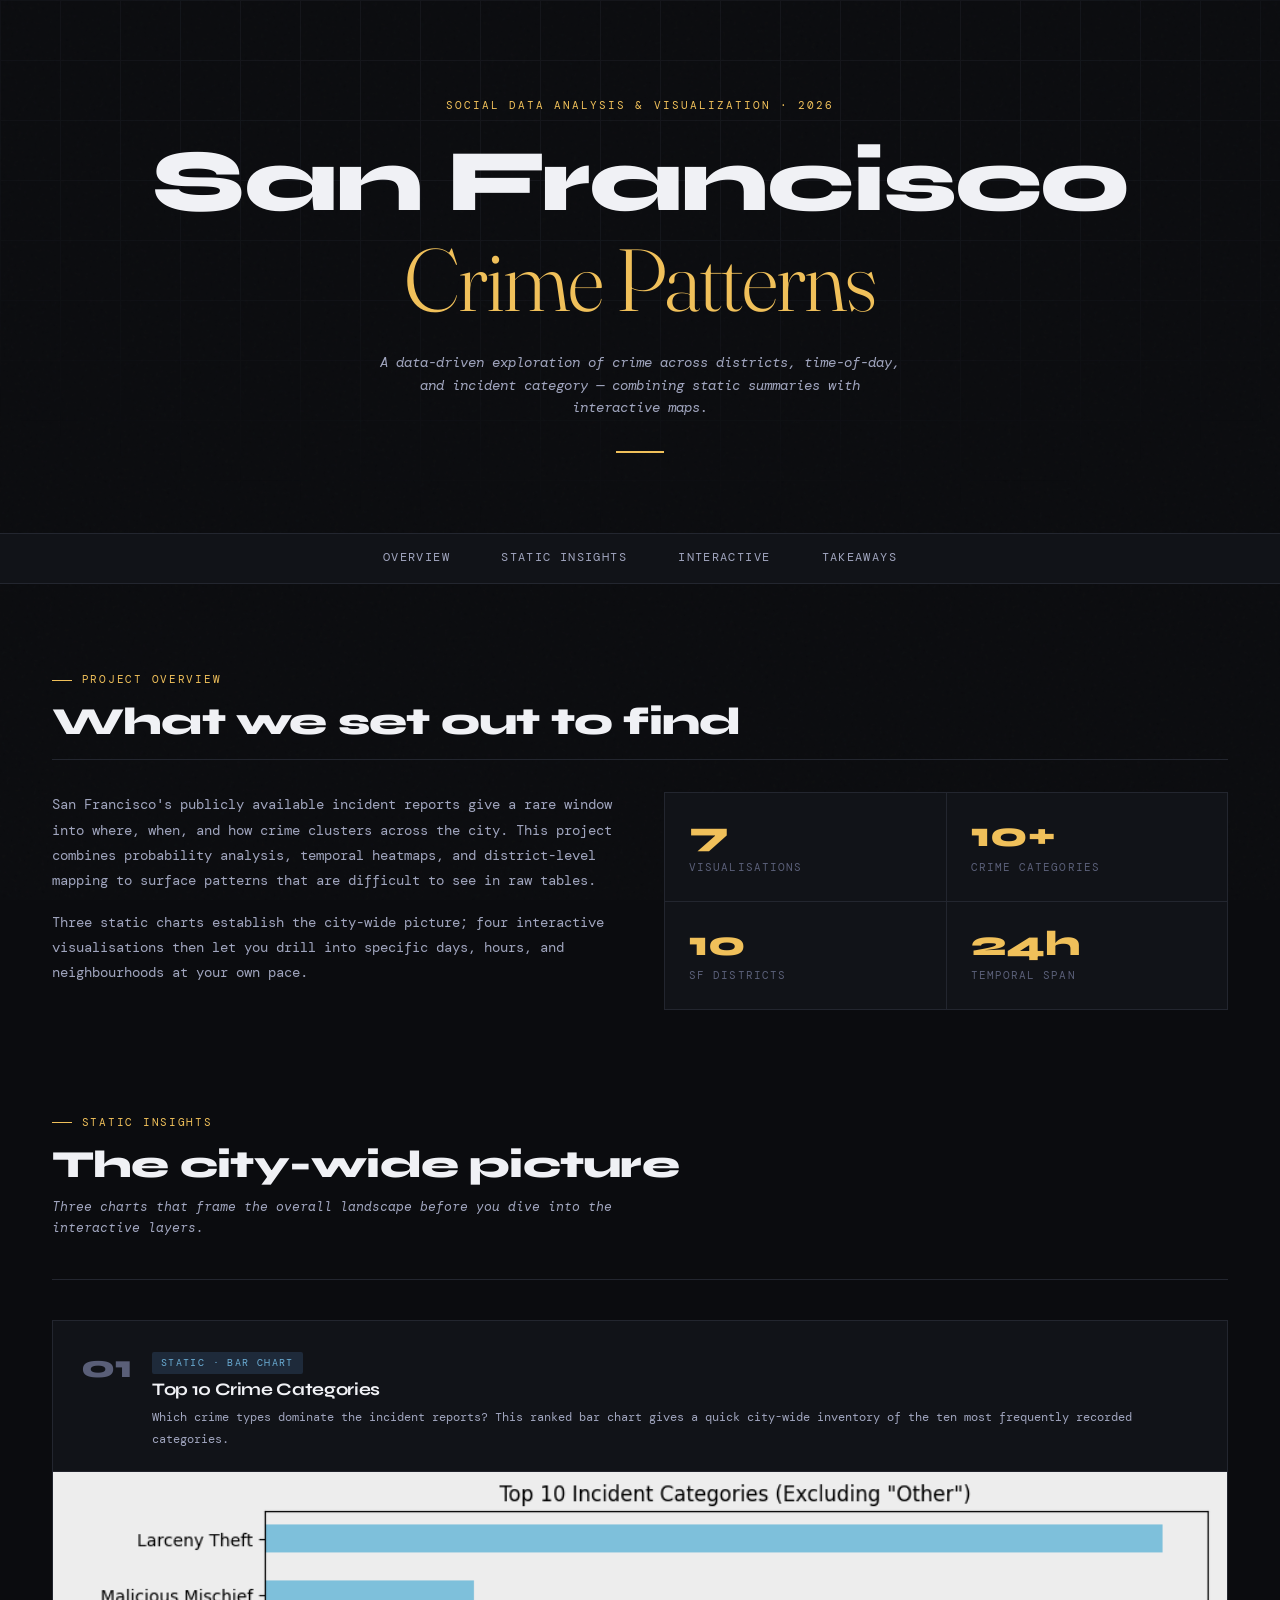
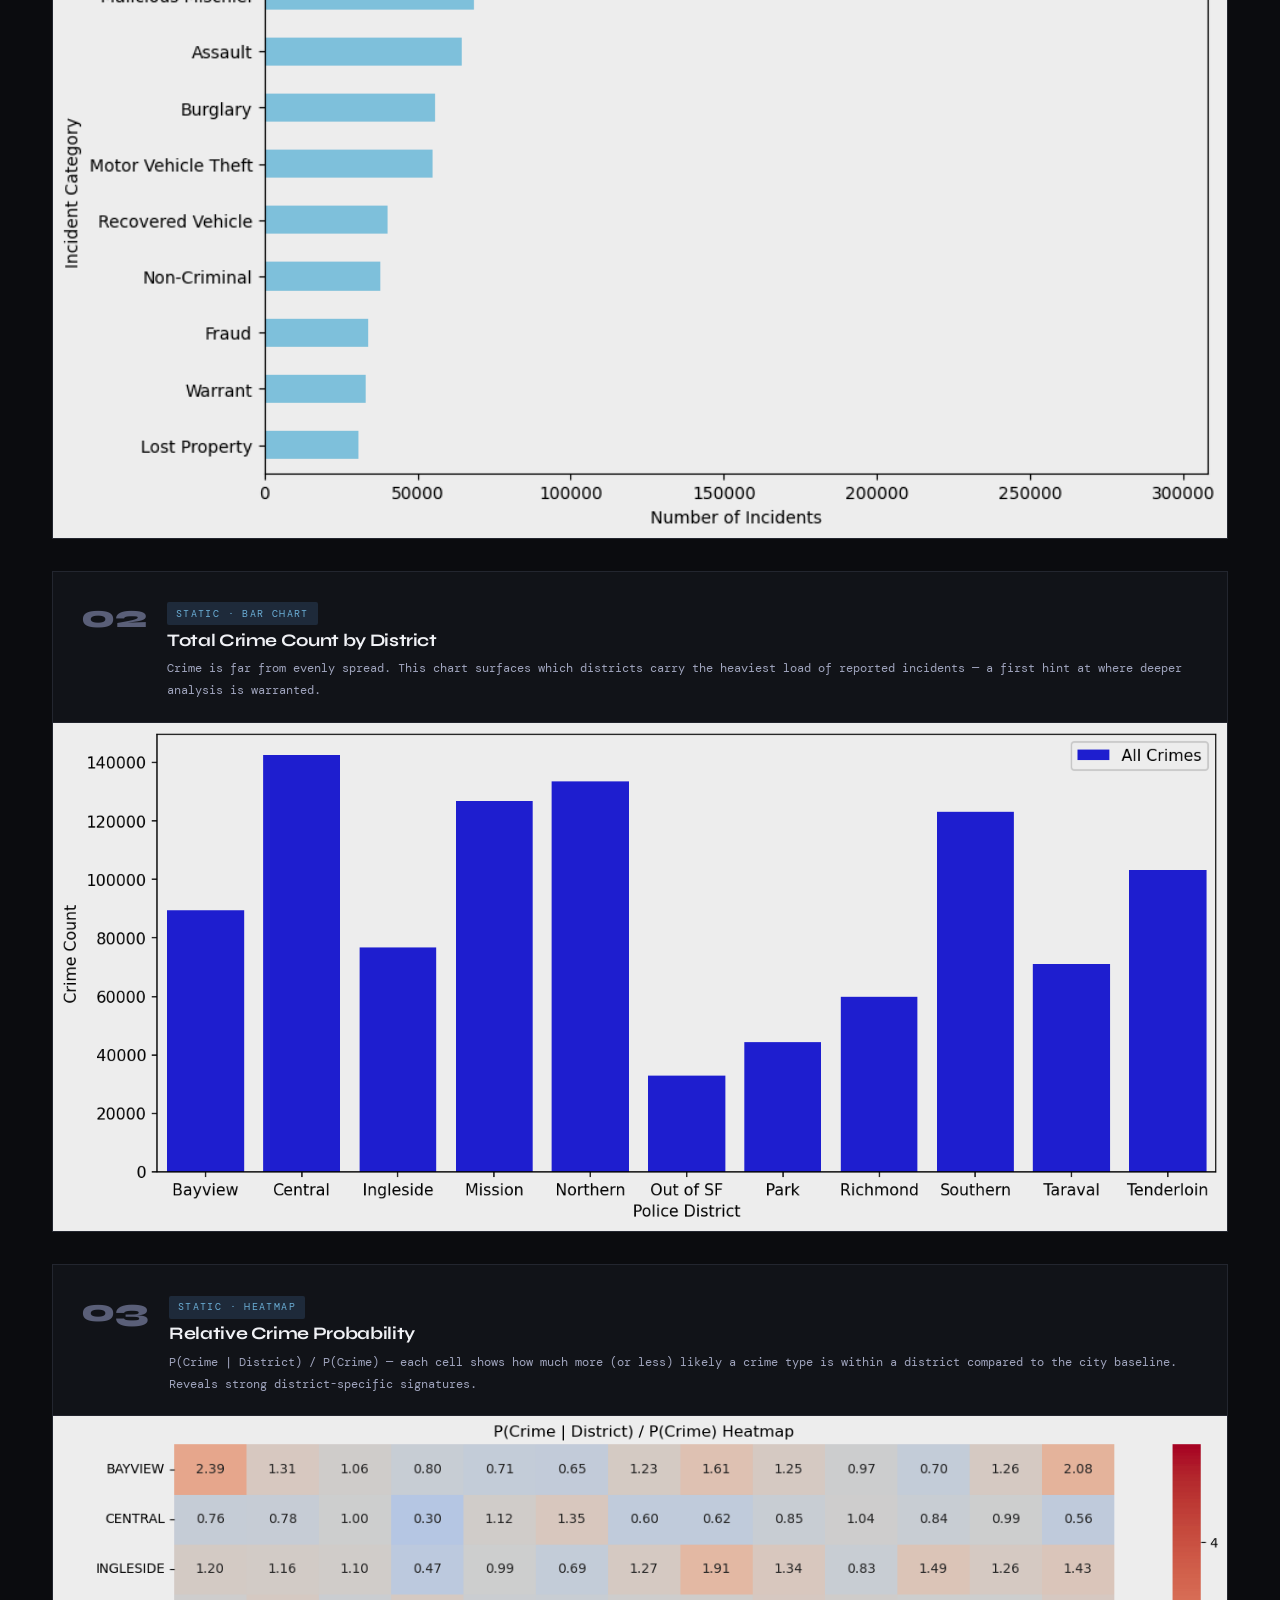
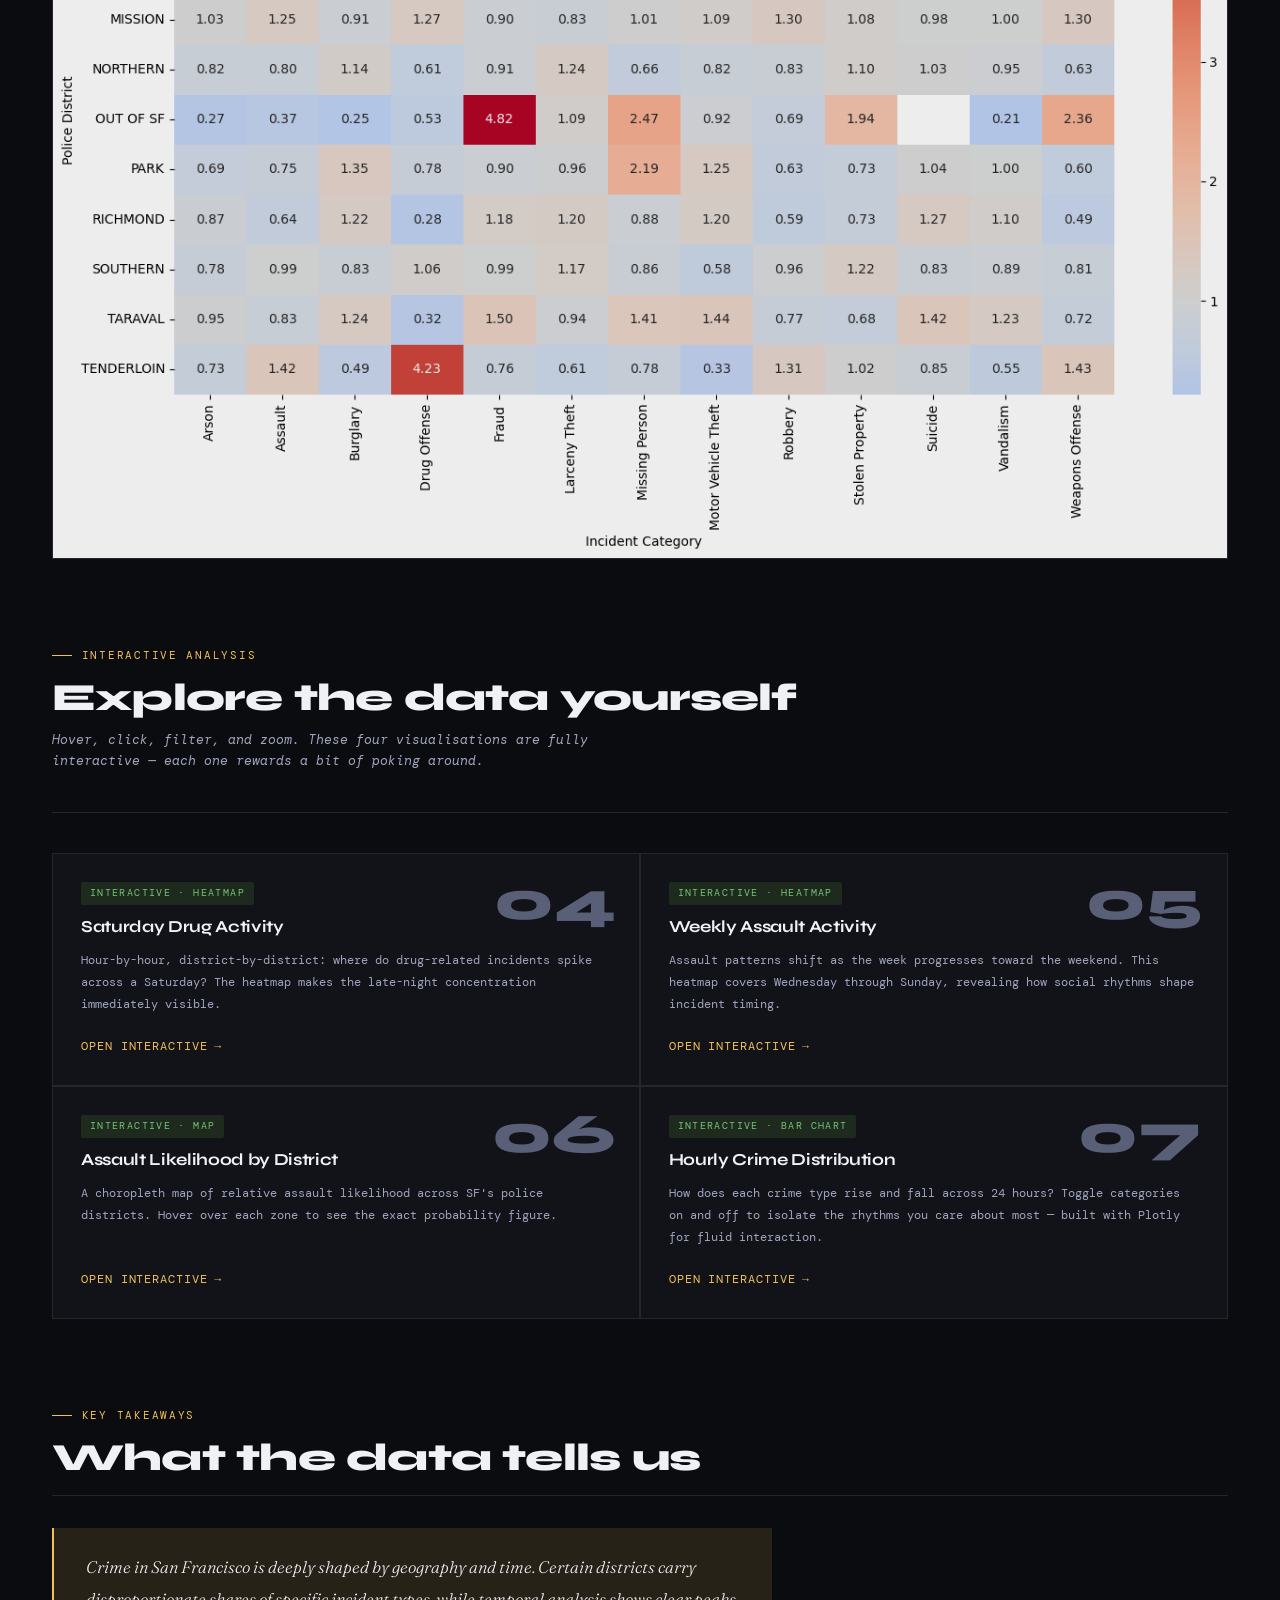
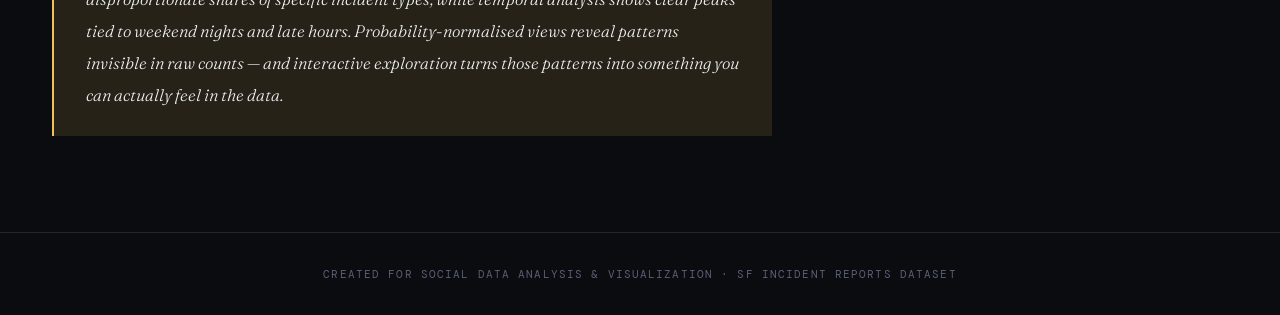
<file: index.html>
<!DOCTYPE html>
<html lang="en">
<head>
  <meta charset="UTF-8">
  <title>SF Crime Analysis</title>
  <meta name="viewport" content="width=device-width, initial-scale=1.0">
  <link rel="stylesheet" href="styles.css">
</head>
<body>

<!-- ── HEADER ───────────────────────────────────────── -->
<header>
  <p class="header-eyebrow">Social Data Analysis &amp; Visualization · 2026</p>
  <h1>San Francisco<br><em>Crime Patterns</em></h1>
  <p class="subtitle">
    A data-driven exploration of crime across districts, time-of-day,
    and incident category — combining static summaries with interactive maps.
  </p>
  <div class="header-rule"></div>
</header>

<!-- ── NAV ──────────────────────────────────────────── -->
<nav>
  <a href="#overview">Overview</a>
  <a href="#static">Static Insights</a>
  <a href="#dynamic">Interactive</a>
  <a href="#conclusion">Takeaways</a>
</nav>

<main>

  <!-- ── OVERVIEW ─────────────────────────────────── -->
  <section id="overview">
    <span class="section-label">Project Overview</span>
    <h2 class="section-title">What we set out to find</h2>
    <hr class="section-divider">

    <div class="overview-body">
      <div class="overview-text">
        <p>
          San Francisco's publicly available incident reports give a rare window
          into where, when, and how crime clusters across the city. This project
          combines probability analysis, temporal heatmaps, and district-level
          mapping to surface patterns that are difficult to see in raw tables.
        </p>
        <p style="margin-top:1rem;">
          Three static charts establish the city-wide picture; four interactive
          visualisations then let you drill into specific days, hours, and
          neighbourhoods at your own pace.
        </p>
      </div>

      <div class="overview-stats">
        <div class="stat-block">
          <div class="stat-number">7</div>
          <div class="stat-label">Visualisations</div>
        </div>
        <div class="stat-block">
          <div class="stat-number">10+</div>
          <div class="stat-label">Crime categories</div>
        </div>
        <div class="stat-block">
          <div class="stat-number">10</div>
          <div class="stat-label">SF Districts</div>
        </div>
        <div class="stat-block">
          <div class="stat-number">24h</div>
          <div class="stat-label">Temporal span</div>
        </div>
      </div>
    </div>
  </section>

  <!-- ── STATIC ────────────────────────────────────── -->
  <section id="static">
    <span class="section-label">Static Insights</span>
    <h2 class="section-title">The city-wide picture</h2>
    <p class="section-desc">
      Three charts that frame the overall landscape before you dive into
      the interactive layers.
    </p>
    <hr class="section-divider">

    <div class="static-list">

      <!-- Visual 1 -->
      <div class="static-item">
        <div class="static-meta">
          <span class="card-number-inline">01</span>
          <div>
            <span class="card-tag static">Static · Bar chart</span>
            <h3>Top 10 Crime Categories</h3>
            <p>
              Which crime types dominate the incident reports? This ranked bar chart
              gives a quick city-wide inventory of the ten most frequently recorded
              categories.
            </p>
          </div>
        </div>
        <img class="static-img"
             src="images/top10_categories.png"
             alt="Top 10 Crime Categories bar chart">
      </div>

      <!-- Visual 2 -->
      <div class="static-item">
        <div class="static-meta">
          <span class="card-number-inline">02</span>
          <div>
            <span class="card-tag static">Static · Bar chart</span>
            <h3>Total Crime Count by District</h3>
            <p>
              Crime is far from evenly spread. This chart surfaces which districts
              carry the heaviest load of reported incidents — a first hint at where
              deeper analysis is warranted.
            </p>
          </div>
        </div>
        <img class="static-img"
             src="images/crime_count_by_district.png"
             alt="Total crime count by district bar chart">
      </div>

      <!-- Visual 3 -->
      <div class="static-item">
        <div class="static-meta">
          <span class="card-number-inline">03</span>
          <div>
            <span class="card-tag static">Static · Heatmap</span>
            <h3>Relative Crime Probability</h3>
            <p>
              P(Crime | District) / P(Crime) — each cell shows how much more (or less)
              likely a crime type is within a district compared to the city baseline.
              Reveals strong district-specific signatures.
            </p>
          </div>
        </div>
        <img class="static-img"
             src="images/crime_by_distict_heatmap.png"
             alt="Probability heatmap of crime types by district">
      </div>

    </div>
  </section>

  <!-- ── DYNAMIC ───────────────────────────────────── -->
  <section id="dynamic">
    <span class="section-label">Interactive Analysis</span>
    <h2 class="section-title">Explore the data yourself</h2>
    <p class="section-desc">
      Hover, click, filter, and zoom. These four visualisations are fully
      interactive — each one rewards a bit of poking around.
    </p>
    <hr class="section-divider">

    <div class="card-grid">

      <!-- Card 4 -->
      <div class="card">
        <span class="card-number">04</span>
        <span class="card-tag dynamic">Interactive · Heatmap</span>
        <h3>Saturday Drug Activity</h3>
        <p>
          Hour-by-hour, district-by-district: where do drug-related incidents
          spike across a Saturday? The heatmap makes the late-night concentration
          immediately visible.
        </p>
        <a class="card-link" href="visualizations/saturday_drug_activity.html" target="_blank">Open interactive</a>
      </div>

      <!-- Card 5 -->
      <div class="card">
        <span class="card-number">05</span>
        <span class="card-tag dynamic">Interactive · Heatmap</span>
        <h3>Weekly Assault Activity</h3>
        <p>
          Assault patterns shift as the week progresses toward the weekend.
          This heatmap covers Wednesday through Sunday, revealing how social
          rhythms shape incident timing.
        </p>
        <a class="card-link" href="visualizations/assault_weekly_heatmap.html" target="_blank">Open interactive</a>
      </div>

      <!-- Card 6 -->
      <div class="card">
        <span class="card-number">06</span>
        <span class="card-tag dynamic">Interactive · Map</span>
        <h3>Assault Likelihood by District</h3>
        <p>
          A choropleth map of relative assault likelihood across SF's police
          districts. Hover over each zone to see the exact probability figure.
        </p>
        <a class="card-link" href="visualizations/assault_likelihood_by_district.html" target="_blank">Open interactive</a>
      </div>

      <!-- Card 7 -->
      <div class="card">
        <span class="card-number">07</span>
        <span class="card-tag dynamic">Interactive · Bar chart</span>
        <h3>Hourly Crime Distribution</h3>
        <p>
          How does each crime type rise and fall across 24 hours? Toggle categories
          on and off to isolate the rhythms you care about most — built with
          Plotly for fluid interaction.
        </p>
        <a class="card-link" href="visualizations/normalized_hourly_distribution.html" target="_blank">Open interactive</a>
      </div>

    </div>
  </section>

  <!-- ── CONCLUSION ────────────────────────────────── -->
  <section id="conclusion">
    <span class="section-label">Key Takeaways</span>
    <h2 class="section-title">What the data tells us</h2>
    <hr class="section-divider">

    <div class="conclusion-body">
      <p>
        Crime in San Francisco is deeply shaped by geography and time. Certain
        districts carry disproportionate shares of specific incident types, while
        temporal analysis shows clear peaks tied to weekend nights and late hours.
        Probability-normalised views reveal patterns invisible in raw counts — and
        interactive exploration turns those patterns into something you can actually
        feel in the data.
      </p>
    </div>
  </section>

</main>

<!-- ── FOOTER ────────────────────────────────────────── -->
<footer>
  <p>Created for Social Data Analysis &amp; Visualization · SF Incident Reports Dataset</p>
</footer>

</body>
</html>
</file>
<file: styles.css>
@import url('https://fonts.googleapis.com/css2?family=Syne:wght@400;600;700;800&family=DM+Mono:ital,wght@0,300;0,400;1,300&family=Fraunces:ital,opsz,wght@0,9..144,300;0,9..144,700;1,9..144,300&display=swap');

/* ─── TOKENS ─────────────────────────────────────────── */
:root {
  --bg:          #0b0c0f;
  --surface:     #111318;
  --surface-2:   #191c24;
  --border:      #23262f;
  --border-glow: #3a3f52;

  --text:        #f0f1f5;
  --text-muted:  #a0a5be;
  --text-dim:    #5a5f78;

  --accent:      #f0c05a;       /* golden yellow — the single hero color */
  --accent-dim:  rgba(240,192,90,.12);
  --accent-glow: rgba(240,192,90,.25);

  --tag-static:  #1e2a3a;
  --tag-static-text: #6baed6;
  --tag-dynamic: #1f2a1e;
  --tag-dynamic-text: #74c476;

  --radius:      4px;
  --gap:         2rem;
  --transition:  0.35s cubic-bezier(0.25, 0.46, 0.45, 0.94);
}

/* ─── RESET ──────────────────────────────────────────── */
*, *::before, *::after { box-sizing: border-box; margin: 0; padding: 0; }
html { scroll-behavior: smooth; }

body {
  background: var(--bg);
  color: var(--text);
  font-family: 'DM Mono', monospace;
  font-size: 15px;
  line-height: 1.65;
  min-height: 100vh;
  overflow-x: hidden;
}

/* subtle noise grain overlay */
body::before {
  content: '';
  position: fixed;
  inset: 0;
  background-image: url("data:image/svg+xml,%3Csvg viewBox='0 0 256 256' xmlns='http://www.w3.org/2000/svg'%3E%3Cfilter id='noise'%3E%3CfeTurbulence type='fractalNoise' baseFrequency='0.9' numOctaves='4' stitchTiles='stitch'/%3E%3C/filter%3E%3Crect width='100%25' height='100%25' filter='url(%23noise)' opacity='0.04'/%3E%3C/svg%3E");
  pointer-events: none;
  z-index: 0;
  opacity: 0.5;
}

/* ─── TYPOGRAPHY SCALE ───────────────────────────────── */
h1, h2, h3 {
  font-family: 'Syne', sans-serif;
  letter-spacing: -0.02em;
  line-height: 1.1;
}

/* ─── HEADER ─────────────────────────────────────────── */
header {
  position: relative;
  padding: 6rem 2rem 5rem;
  text-align: center;
  border-bottom: 1px solid var(--border);
  overflow: hidden;
}

/* faint grid lines behind header */
header::after {
  content: '';
  position: absolute;
  inset: 0;
  background-image:
    linear-gradient(var(--border) 1px, transparent 1px),
    linear-gradient(90deg, var(--border) 1px, transparent 1px);
  background-size: 60px 60px;
  mask-image: radial-gradient(ellipse 80% 100% at 50% 0%, black 40%, transparent 100%);
  opacity: 0.4;
  pointer-events: none;
}

.header-eyebrow {
  font-family: 'DM Mono', monospace;
  font-size: 0.7rem;
  letter-spacing: 0.18em;
  text-transform: uppercase;
  color: var(--accent);
  margin-bottom: 1.25rem;
  position: relative;
  z-index: 1;
}

header h1 {
  font-size: clamp(2.8rem, 7vw, 5.5rem);
  font-weight: 800;
  color: var(--text);
  position: relative;
  z-index: 1;
}

header h1 em {
  font-style: normal;
  color: var(--accent);
  font-family: 'Fraunces', serif;
  font-weight: 300;
}

header .subtitle {
  margin-top: 1.25rem;
  font-family: 'DM Mono', monospace;
  font-style: italic;
  font-size: 0.85rem;
  color: var(--text-muted);
  max-width: 520px;
  margin-inline: auto;
  position: relative;
  z-index: 1;
}

.header-rule {
  width: 48px;
  height: 2px;
  background: var(--accent);
  margin: 2rem auto 0;
  position: relative;
  z-index: 1;
}

/* ─── NAV ────────────────────────────────────────────── */
nav {
  display: flex;
  justify-content: center;
  gap: 0;
  background: var(--surface);
  border-bottom: 1px solid var(--border);
  position: sticky;
  top: 0;
  z-index: 100;
}

nav a {
  padding: 0.85rem 1.6rem;
  font-family: 'DM Mono', monospace;
  font-size: 0.72rem;
  letter-spacing: 0.12em;
  text-transform: uppercase;
  color: var(--text-muted);
  text-decoration: none;
  border-bottom: 2px solid transparent;
  transition: color 0.2s, border-color 0.2s;
}

nav a:hover {
  color: var(--accent);
  border-bottom-color: var(--accent);
}

/* ─── LAYOUT ─────────────────────────────────────────── */
main {
  max-width: 1240px;
  margin: 0 auto;
  padding: 0 2rem 6rem;
  position: relative;
  z-index: 1;
}

section {
  padding-top: 5rem;
}

/* ─── SECTION HEADERS ────────────────────────────────── */
.section-label {
  display: inline-flex;
  align-items: center;
  gap: 0.6rem;
  font-family: 'DM Mono', monospace;
  font-size: 0.68rem;
  letter-spacing: 0.16em;
  text-transform: uppercase;
  color: var(--accent);
  margin-bottom: 0.75rem;
}

.section-label::before {
  content: '';
  display: block;
  width: 20px;
  height: 1px;
  background: var(--accent);
}

.section-title {
  font-family: 'Syne', sans-serif;
  font-size: clamp(1.6rem, 3.5vw, 2.4rem);
  font-weight: 800;
  color: var(--text);
  margin-bottom: 0.6rem;
}

.section-desc {
  font-family: 'DM Mono', monospace;
  font-style: italic;
  font-size: 0.82rem;
  color: var(--text-muted);
  max-width: 560px;
  margin-bottom: 2.5rem;
}

/* ─── OVERVIEW ───────────────────────────────────────── */
.overview-body {
  display: grid;
  grid-template-columns: 1fr 1fr;
  gap: 3rem;
  align-items: start;
  padding: 2rem 0 1rem;
}

.overview-text p {
  font-family: 'DM Mono', monospace;
  font-size: 0.88rem;
  color: var(--text-muted);
  line-height: 1.8;
}

.overview-stats {
  display: grid;
  grid-template-columns: 1fr 1fr;
  gap: 1px;
  background: var(--border);
  border: 1px solid var(--border);
}

.stat-block {
  background: var(--surface);
  padding: 1.5rem;
}

.stat-number {
  font-family: 'Syne', sans-serif;
  font-size: 2.2rem;
  font-weight: 800;
  color: var(--accent);
  line-height: 1;
}

.stat-label {
  font-size: 0.68rem;
  letter-spacing: 0.1em;
  text-transform: uppercase;
  color: var(--text-dim);
  margin-top: 0.4rem;
}

/* ─── DIVIDER ────────────────────────────────────────── */
.section-divider {
  border: none;
  border-top: 1px solid var(--border);
  margin: 1rem 0 0;
}

/* ─── STATIC IMAGE LIST ──────────────────────────────── */
.static-list {
  display: flex;
  flex-direction: column;
  gap: 2rem;
  margin-top: 2.5rem;
}

.static-item {
  display: flex;
  flex-direction: column;
  background: var(--surface);
  border: 1px solid var(--border);
  position: relative;
  overflow: hidden;
  transition: background var(--transition);
}

.static-item:last-child { border-bottom: 1px solid var(--border); }

.static-item::before {
  content: '';
  position: absolute;
  top: 0; left: 0; bottom: 0;
  width: 2px;
  background: var(--accent);
  transform: scaleY(0);
  transform-origin: top;
  transition: transform var(--transition);
}

.static-item:hover { background: var(--surface-2); }
.static-item:hover::before { transform: scaleY(1); }

.static-meta {
  display: flex;
  align-items: flex-start;
  gap: 1.25rem;
  padding: 1.75rem 1.75rem 1.25rem;
}

.card-number-inline {
  font-family: 'Syne', sans-serif;
  font-size: 2rem;
  font-weight: 800;
  color: var(--text-dim);
  line-height: 1;
  flex-shrink: 0;
  padding-top: 0.1rem;
  transition: color var(--transition);
}

.static-item:hover .card-number-inline { color: var(--accent); }

.static-meta h3 {
  font-family: 'Syne', sans-serif;
  font-size: 1.1rem;
  font-weight: 700;
  color: var(--text);
  margin: 0.35rem 0 0.5rem;
}

.static-meta p {
  font-family: 'DM Mono', monospace;
  font-size: 0.78rem;
  color: var(--text-muted);
  line-height: 1.75;
}

.static-img {
  width: 100%;
  display: block;
  border-top: 1px solid var(--border);
  filter: brightness(0.93);
  transition: filter var(--transition);
}

.static-item:hover .static-img { filter: brightness(1); }

/* ─── CARD GRID (dynamic section) ───────────────────── */
.card-grid {
  display: grid;
  grid-template-columns: repeat(2, 1fr);
  gap: 1.5px;
  background: var(--border);
  border: 1px solid var(--border);
  margin-top: 2.5rem;
}

/* ─── CARD ───────────────────────────────────────────── */
.card {
  background: var(--surface);
  padding: 1.75rem;
  display: flex;
  flex-direction: column;
  gap: 0.85rem;
  transition: background var(--transition), transform var(--transition);
  position: relative;
  overflow: hidden;
}

.card::before {
  content: '';
  position: absolute;
  top: 0; left: 0; right: 0;
  height: 2px;
  background: var(--accent);
  transform: scaleX(0);
  transform-origin: left;
  transition: transform var(--transition);
}

.card:hover {
  background: var(--surface-2);
}

.card:hover::before {
  transform: scaleX(1);
}

/* number badge */
.card-number {
  font-family: 'Syne', sans-serif;
  font-size: 3.5rem;
  font-weight: 800;
  color: var(--text-dim);
  line-height: 1;
  position: absolute;
  top: 1.2rem;
  right: 1.5rem;
  transition: color var(--transition);
  user-select: none;
}

.card:hover .card-number {
  color: var(--accent-dim);
}

/* tag */
.card-tag {
  display: inline-block;
  font-size: 0.62rem;
  letter-spacing: 0.14em;
  text-transform: uppercase;
  padding: 0.2rem 0.55rem;
  border-radius: 2px;
  width: fit-content;
}

.card-tag.static  { background: var(--tag-static);  color: var(--tag-static-text); }
.card-tag.dynamic { background: var(--tag-dynamic); color: var(--tag-dynamic-text); }

.card h3 {
  font-family: 'Syne', sans-serif;
  font-size: 1.05rem;
  font-weight: 700;
  color: var(--text);
  padding-right: 3rem; /* avoid overlap with number */
}

.card p {
  font-family: 'DM Mono', monospace;
  font-size: 0.78rem;
  color: var(--text-muted);
  line-height: 1.75;
  flex: 1;
}

/* card link */
.card-link {
  display: inline-flex;
  align-items: center;
  gap: 0.4rem;
  font-family: 'DM Mono', monospace;
  font-size: 0.72rem;
  letter-spacing: 0.08em;
  text-transform: uppercase;
  color: var(--accent);
  text-decoration: none;
  margin-top: 0.5rem;
  border-bottom: 1px solid transparent;
  transition: border-color 0.2s, gap 0.2s;
  width: fit-content;
}

.card-link::after { content: '→'; }

.card-link:hover {
  border-bottom-color: var(--accent);
  gap: 0.65rem;
}


/* ─── CONCLUSION ─────────────────────────────────────── */
.conclusion-body {
  max-width: 720px;
  border-left: 2px solid var(--accent);
  padding: 1.5rem 2rem;
  background: var(--accent-dim);
  margin-top: 2rem;
}

.conclusion-body p {
  font-family: 'Fraunces', serif;
  font-size: 1.05rem;
  font-weight: 300;
  font-style: italic;
  color: var(--text);
  line-height: 1.9;
}

/* ─── FOOTER ─────────────────────────────────────────── */
footer {
  border-top: 1px solid var(--border);
  padding: 2rem;
  text-align: center;
  font-size: 0.7rem;
  letter-spacing: 0.1em;
  text-transform: uppercase;
  color: var(--text-dim);
  position: relative;
  z-index: 1;
}

/* ─── RESPONSIVE ─────────────────────────────────────── */
@media (max-width: 900px) {
  .card-grid          { grid-template-columns: 1fr; }
  .overview-body      { grid-template-columns: 1fr; gap: 2rem; }
}

@media (max-width: 600px) {
  header { padding: 4rem 1.25rem 3rem; }
  nav a  { padding: 0.75rem 0.9rem; font-size: 0.64rem; }
  .card  { padding: 1.25rem; }
  .card-number { font-size: 2.5rem; }
}
</file>
